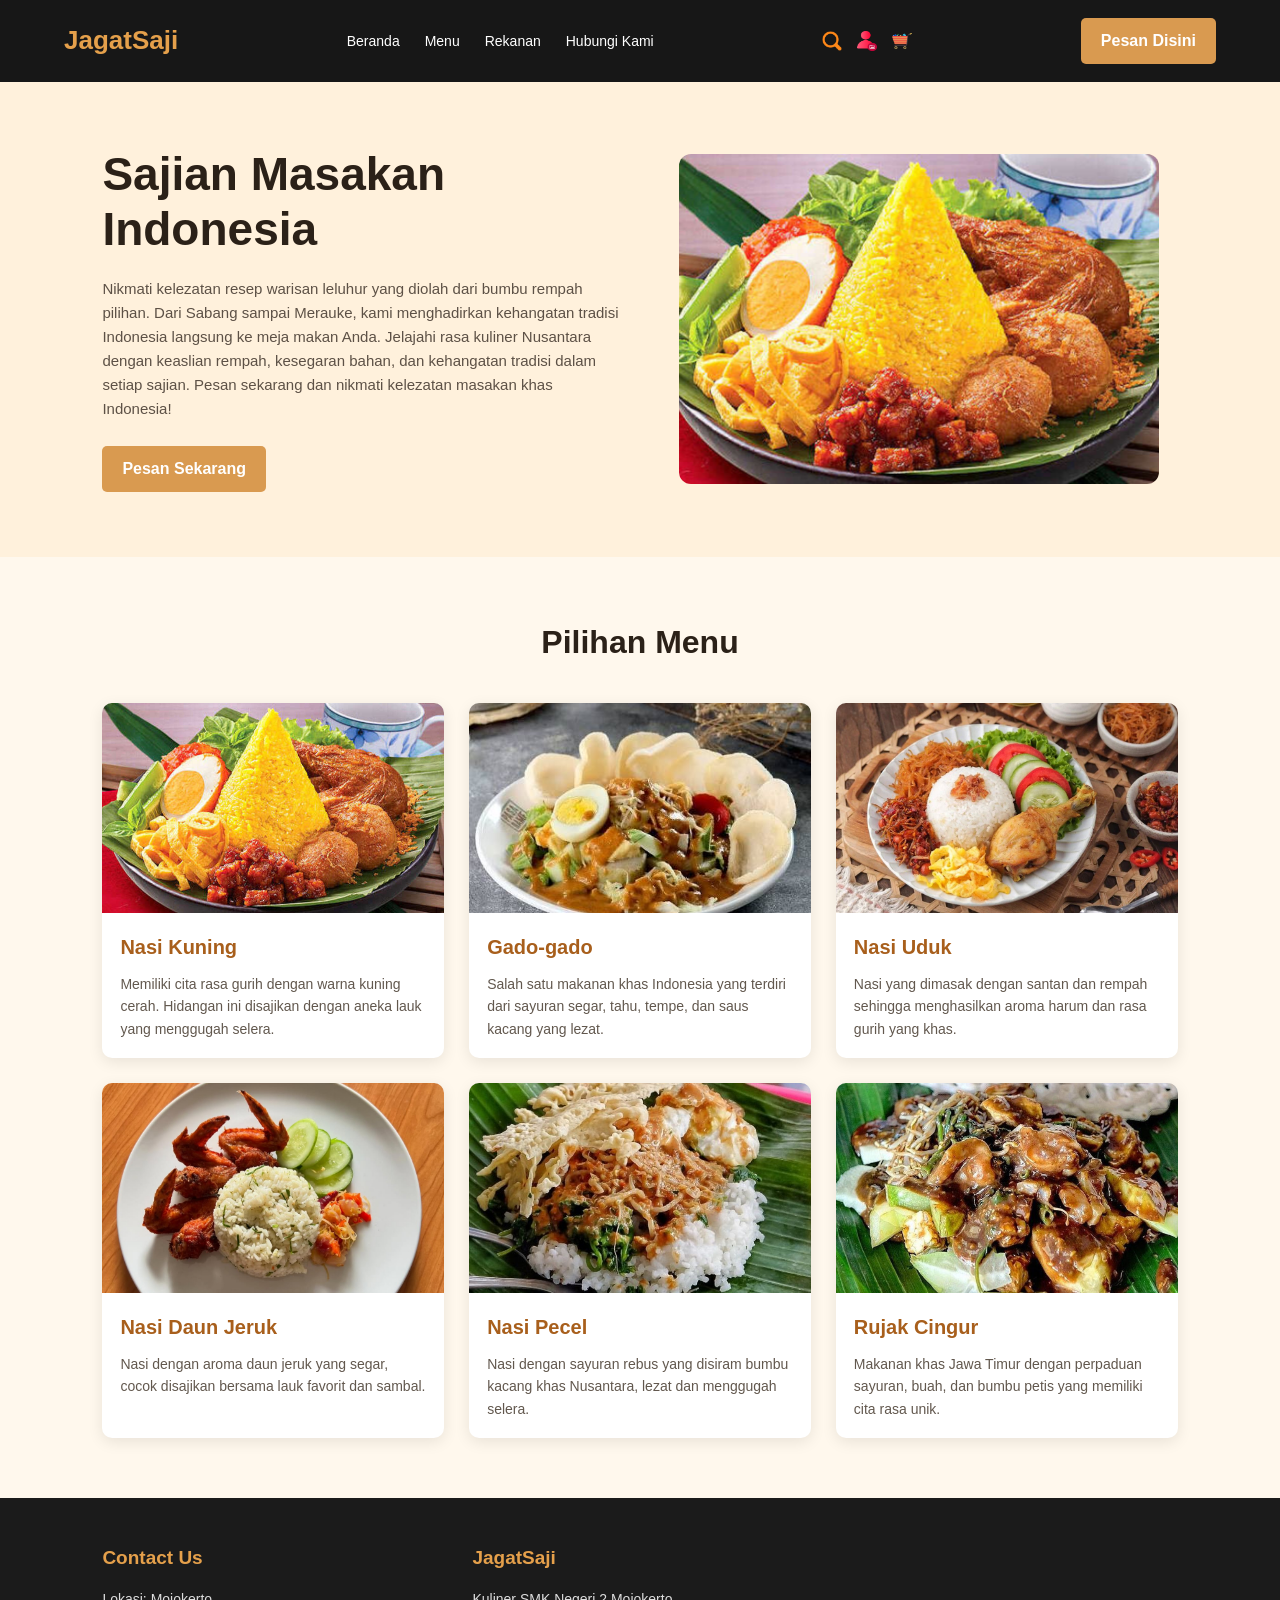
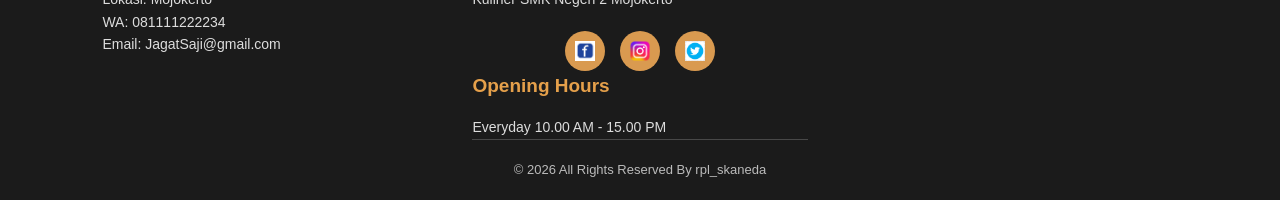
<file: File_index.html>
<!DOCTYPE html>
<html lang="id">
<head>
    <meta charset="UTF-8">
    <meta name="viewport" content="width=device-width, initial-scale=1.0">
    <title>JagatSaji - Katalog Menu</title>
    <link rel="stylesheet" href="File_style.css">
</head>
<body>

    <!-- Navbar -->
    <header class="navbar">
        <a href="#beranda" class="logo">JagatSaji</a>

        <nav>
            <a href="#beranda">Beranda</a>
            <a href="#menu">Menu</a>
            <a href="#tentang">Rekanan</a>
            <a href="#kontak">Hubungi Kami</a>
        </nav>

        <div class="nav-icons">
        <img src="scc.png" alt="Search" class="icon">
        <img src="akun.png" alt="Akun" class="icon">
        <img src="buy.png" alt="Keranjang" class="icon">
        </div>

        <a href="#menu" class="btn">Pesan Disini</a>
    </header>

    <!-- Bagian Beranda -->
    <section class="hero" id="beranda">
        <div class="hero-text">
            <h1>Sajian Masakan<br>Indonesia</h1>

            <p>
                Nikmati kelezatan resep warisan leluhur yang diolah
                dari bumbu rempah pilihan. Dari Sabang sampai Merauke,
                kami menghadirkan kehangatan tradisi Indonesia langsung
                ke meja makan Anda. Jelajahi rasa kuliner Nusantara
                dengan keaslian rempah, kesegaran bahan, dan kehangatan
                tradisi dalam setiap sajian. Pesan sekarang dan nikmati
                kelezatan masakan khas Indonesia!
            </p>

            <a href="#menu" class="btn">Pesan Sekarang</a>
        </div>

        <div class="hero-image">
            <img
                src="File_nasikuning.jpg"
                alt="Hidangan makanan Indonesia">
        </div>
    </section>

    <!-- Bagian Menu -->
    <section class="menu-section" id="menu">
        <h2>Pilihan Menu</h2>

        <div class="menu-container">

            <!-- Menu 1 -->
            <article class="menu-card">
                <img
                    src="File_nasikuning.jpg"
                    alt="Nasi Kuning">

                <div class="menu-info">
                    <h3>Nasi Kuning</h3>
                    <p>
                        Memiliki cita rasa gurih dengan warna kuning
                        cerah. Hidangan ini disajikan dengan aneka
                        lauk yang menggugah selera.
                    </p>
                </div>
            </article>

            <!-- Menu 2 -->
            <article class="menu-card">
                <img
                    src="File_gadogado.jpg"
                    alt="Gado-gado">

                <div class="menu-info">
                    <h3>Gado-gado</h3>
                    <p>
                        Salah satu makanan khas Indonesia yang terdiri
                        dari sayuran segar, tahu, tempe, dan saus
                        kacang yang lezat.
                    </p>
                </div>
            </article>

            <!-- Menu 3 -->
            <article class="menu-card">
                <img
                    src="File_nasiuduk.jpg"
                    alt="Nasi Uduk">

                <div class="menu-info">
                    <h3>Nasi Uduk</h3>
                    <p>
                        Nasi yang dimasak dengan santan dan rempah
                        sehingga menghasilkan aroma harum dan rasa
                        gurih yang khas.
                    </p>
                </div>
            </article>

            <!-- Menu 4 -->
            <article class="menu-card">
                <img
                    src="File_nasidaunjeruk.jpg"
                    alt="Nasi Daun Jeruk">

                <div class="menu-info">
                    <h3>Nasi Daun Jeruk</h3>
                    <p>
                        Nasi dengan aroma daun jeruk yang segar,
                        cocok disajikan bersama lauk favorit
                        dan sambal.
                    </p>
                </div>
            </article>

            <!-- Menu 5 -->
            <article class="menu-card">
                <img
                    src="File_nasipecel.jpg"
                    alt="Nasi Pecel">

                <div class="menu-info">
                    <h3>Nasi Pecel</h3>
                    <p>
                        Nasi dengan sayuran rebus yang disiram
                        bumbu kacang khas Nusantara, lezat dan
                        menggugah selera.
                    </p>
                </div>
            </article>

            <!-- Menu 6 -->
            <article class="menu-card">
                <img
                    src="File_rujakcingur.jpg"
                    alt="Rujak Cingur">

                <div class="menu-info">
                    <h3>Rujak Cingur</h3>
                    <p>
                        Makanan khas Jawa Timur dengan perpaduan
                        sayuran, buah, dan bumbu petis yang
                        memiliki cita rasa unik.
                    </p>
                </div>
            </article>

        </div>
    </section>

    <!-- Footer -->
    <footer class="footer" id="kontak">

        <div class="footer-column">
            <h3>Contact Us</h3>
            <p>
                Lokasi: Mojokerto<br>
                WA: 081111222234<br>
                Email: JagatSaji@gmail.com
            </p>
        </div>

        <div class="footer-column" id="tentang">
            <h3>JagatSaji</h3>
            <p>Kuliner SMK Negeri 2 Mojokerto</p>

            <div class="social-links">
             <a href="#"><img src="Facebook.png" alt="Facebook"></a>
            <a href="#"><img src="Instagram.png" alt="Instagram"></a>   
            <a href="#"><img src="Twitter.png" alt="Twitter"></a>
        </div>

        <div class="footer-column">
            <h3>Opening Hours</h3>
            <p>Everyday 10.00 AM - 15.00 PM</p>
        </div>

        <div class="copyright">
            &copy; 2026 All Rights Reserved By rpl_skaneda
        </div>

    </footer>

</body>
</html>
</file>
<file: File_style.css>
* {
    margin: 0;
    padding: 0;
    box-sizing: border-box;
}

html {
    scroll-behavior: smooth;
}

body {
    font-family: Arial, sans-serif;
    background-color: #fff8ed;
    color: #29231e;
    line-height: 1.6;
}

/* NAVBAR */
.navbar {
    display: flex;
    align-items: center;
    justify-content: space-between;
    gap: 20px;
    padding: 18px 5%;
    background-color: #171717;
    color: #ffffff;
}

.logo {
    color: #e5a04b;
    font-size: 26px;
    font-weight: bold;
    text-decoration: none;
    white-space: nowrap;
}

.navbar nav {
    display: flex;
    align-items: center;
    justify-content: center;
    gap: 25px;
}

.navbar nav a {
    color: #ffffff;
    text-decoration: none;
    font-size: 14px;
    transition: color 0.3s;
}

.navbar nav a:hover {
    color: #e5a04b;
}

.nav-icons {
    display: flex;
    align-items: center;
    gap: 15px;
}

.icon {
    width: 20px;
    height: 20px;
    cursor: pointer;
}

/* BUTTON */
.btn {
    display: inline-block;
    padding: 10px 20px;
    background-color: #d99a50;
    color: #ffffff;
    border-radius: 5px;
    text-decoration: none;
    font-weight: bold;
    transition: background-color 0.3s;
    white-space: nowrap;
}

.btn:hover {
    background-color: #bd7b31;
}

/* HERO */
.hero {
    display: flex;
    align-items: center;
    justify-content: space-between;
    gap: 40px;
    padding: 65px 8%;
    background-color: #fff1dc;
}

.hero-text {
    flex: 1;
}

.hero-text h1 {
    margin-bottom: 20px;
    color: #2b2118;
    font-size: 46px;
    line-height: 1.2;
}

.hero-text p {
    max-width: 600px;
    margin-bottom: 25px;
    color: #5d5146;
    font-size: 15px;
}

.hero-image {
    flex: 1;
    display: flex;
    justify-content: center;
}

.hero-image img {
    width: 100%;
    max-width: 480px;
    height: 330px;
    object-fit: cover;
    border-radius: 12px;
}

/* MENU */
.menu-section {
    padding: 60px 8%;
    background-color: #fff8ed;
}

.menu-section h2 {
    margin-bottom: 35px;
    color: #2b2118;
    text-align: center;
    font-size: 32px;
}

.menu-container {
    display: grid;
    grid-template-columns: repeat(3, minmax(0, 1fr));
    gap: 25px;
}

.menu-card {
    overflow: hidden;
    background-color: #ffffff;
    border-radius: 10px;
    box-shadow: 0 4px 15px rgba(0, 0, 0, 0.09);
    transition: transform 0.3s, box-shadow 0.3s;
}

.menu-card:hover {
    transform: translateY(-5px);
    box-shadow: 0 8px 20px rgba(0, 0, 0, 0.13);
}

.menu-card img {
    display: block;
    width: 100%;
    height: 210px;
    object-fit: cover;
}

.menu-info {
    padding: 18px;
}

.menu-info h3 {
    margin-bottom: 10px;
    color: #a85f1c;
    font-size: 20px;
}

.menu-info p {
    color: #62584e;
    font-size: 14px;
}

/* FOOTER */
.footer {
    display: grid;
    grid-template-columns: repeat(3, minmax(0, 1fr));
    align-items: start;
    gap: 35px;
    padding: 45px 8% 20px;
    background-color: #1b1b1b;
    color: #ffffff;
}

.footer-column {
    min-width: 0;
}

.footer-column h3 {
    margin-bottom: 15px;
    color: #e5a04b;
    font-size: 19px;
}

.footer-column p {
    color: #dddddd;
    font-size: 14px;
    overflow-wrap: anywhere;
}

/* SOCIAL LINKS */
.social-links {
    display: flex;
    justify-content: center;
    align-items: center;
    gap: 15px;
    margin-top: 20px;
}

.social-links a {
    display: flex;
    justify-content: center;
    align-items: center;
    width: 40px;
    height: 40px;
    flex-shrink: 0;
    background-color: #d99a50;
    border-radius: 50%;
    transition: 0.3s;
}

.social-links img {
    width: 20px;
    height: 20px;
    object-fit: contain;
}

.social-links a:hover {
    background-color: #ffffff;
    transform: translateY(-4px);
}

/* COPYRIGHT */
.copyright {
    grid-column: 1 / -1;
    padding-top: 20px;
    border-top: 1px solid #484848;
    color: #bbbbbb;
    text-align: center;
    font-size: 13px;
}

/* TABLET */
@media (min-width: 601px) and (max-width: 1000px) {
    .navbar {
        flex-wrap: wrap;
    }

    .navbar nav {
        order: 3;
        width: 100%;
    }

    .hero {
        padding: 50px 5%;
        gap: 25px;
    }

    .hero-text h1 {
        font-size: 38px;
    }

    .menu-container {
        grid-template-columns: repeat(2, minmax(0, 1fr));
    }

    .footer {
        gap: 20px;
        padding: 35px 5% 20px;
    }

    .footer-column h3 {
        font-size: 16px;
    }

    .footer-column p {
        font-size: 12px;
    }
}

/* HP */
@media (max-width: 600px) {
    .navbar {
        flex-wrap: wrap;
        justify-content: space-between;
        gap: 12px;
        padding: 15px 5%;
    }

    .logo {
        font-size: 23px;
    }

    .navbar nav {
        order: 3;
        width: 100%;
        flex-wrap: wrap;
        gap: 10px 15px;
    }

    .navbar nav a {
        font-size: 12px;
    }

    .nav-icons {
        gap: 10px;
    }

    .nav-icons img {
        width: 18px !important;
        height: auto !important;
        margin-right: 0 !important;
    }

    .navbar > .btn {
        font-size: 12px;
        padding: 8px 10px;
    }

    .hero {
        flex-direction: column;
        align-items: stretch;
        padding: 40px 6%;
        gap: 25px;
    }

    .hero-text h1 {
        font-size: 34px;
    }

    .hero-text p {
        font-size: 14px;
    }

    .hero-image img {
        height: 250px;
    }

    .menu-section {
        padding: 40px 6%;
    }

    .menu-section h2 {
        font-size: 28px;
    }

    .menu-container {
        grid-template-columns: 1fr;
        gap: 20px;
    }

    .menu-card img {
        height: 220px;
    }

    /* TIGA KOLOM FOOTER TETAP SEJAJAR */
    .footer {
        grid-template-columns: repeat(3, minmax(0, 1fr));
        align-items: start;
        gap: 8px;
        padding: 30px 3% 20px;
    }

    .footer-column h3 {
        font-size: 12px;
        line-height: 1.4;
        overflow-wrap: anywhere;
    }

    .footer-column p {
        font-size: 10px;
        line-height: 1.7;
        overflow-wrap: anywhere;
    }

    .social-links {
        justify-content: flex-start;
        flex-wrap: wrap;
        gap: 5px;
        margin-top: 12px;
    }

    .social-links a {
        width: 27px;
        height: 27px;
    }

    .social-links img {
        width: 15px;
        height: 15px;
    }

    .copyright {
        grid-column: 1 / -1;
        font-size: 10px;
    }
}
</file>
